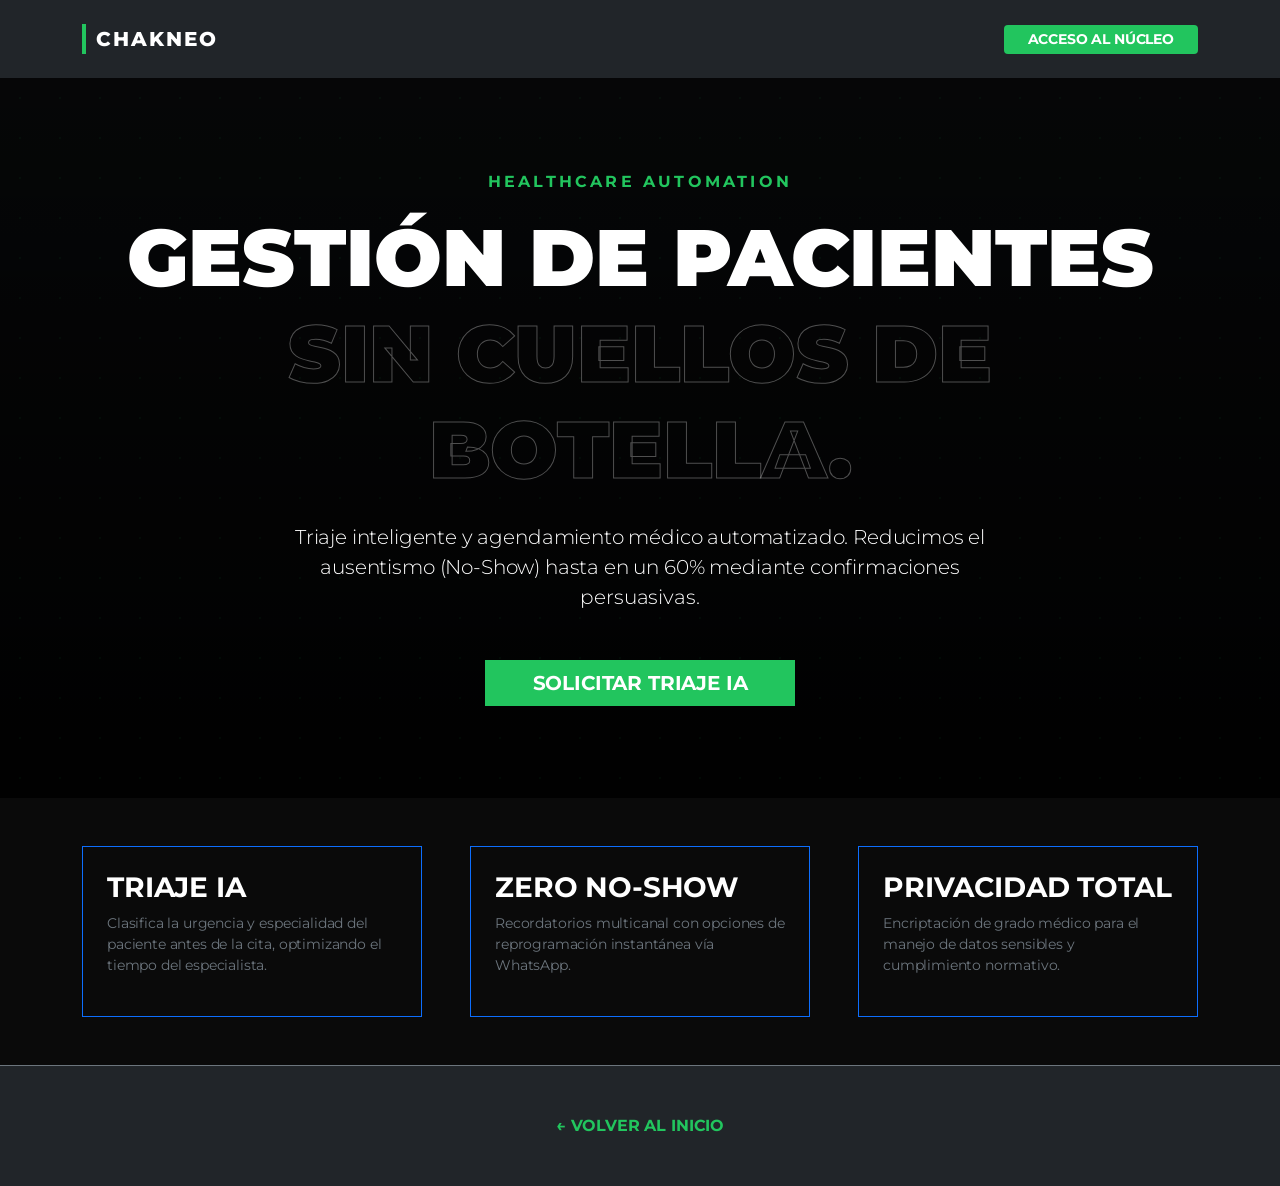
<file: clinica.html>
<!DOCTYPE html>
<html data-bs-theme="dark" lang="es" data-bss-forced-theme="dark">

<head>
    <meta charset="utf-8">
    <meta name="viewport" content="width=device-width, initial-scale=1.0, shrink-to-fit=no">
    <title>Salud de Élite | CHAKNEO IA</title>
    <link rel="stylesheet" href="assets/bootstrap/css/bootstrap.min.css">
    <link rel="stylesheet" href="https://fonts.googleapis.com/css2?family=Inter:wght@400;600;800&amp;display=swap">
    <link rel="stylesheet" href="https://fonts.googleapis.com/css2?family=Plus+Jakarta+Sans:wght@400;500;600&amp;display=swap">
    <link rel="stylesheet" href="https://fonts.googleapis.com/css2?family=JetBrains+Mono:wght@500;700&amp;display=swap">
    <link rel="stylesheet" href="https://fonts.googleapis.com/css2?family=Montserrat:wght@400;500;600;700;800;900&amp;display=swap">
    <link rel="stylesheet" href="https://fonts.googleapis.com/css2?family=Sora:wght@700;800&amp;display=swap">
    <link rel="stylesheet" href="assets/css/bss-overrides.css">
    <link rel="stylesheet" href="https://cdn.jsdelivr.net/npm/bootstrap-icons@1.11.3/font/bootstrap-icons.min.css">
    <link rel="stylesheet" href="assets/css/styles.css">
</head>

<body class="text-white bg-dark">
    <nav class="navbar navbar-expand-md sticky-top bg-dark py-4">
        <div class="container"><a class="navbar-brand fw-800 text-white logo-font" href="index.html"> CHAKNEO</a>
            <div class="ms-auto"><a class="btn btn-primary btn-sm fw-bold px-4" role="button" href="index.html#modalAgendar" data-bs-toggle="modal"> ACCESO AL NÚCLEO </a></div>
        </div>
    </nav>
    <header class="sector-hero hero-clinica">
        <div class="container text-center position-relative z-1"><span class="fw-bold text-primary d-block mb-3 tracking-widest">HEALTHCARE AUTOMATION</span>
            <h1 class="display-1 mb-4 fw-900">GESTIÓN DE PACIENTES <br><span class="text-outline">SIN CUELLOS DE BOTELLA.</span></h1>
            <p class="lead text-white mb-5 mx-auto max-w-700">Triaje inteligente y agendamiento médico automatizado. Reducimos el ausentismo (No-Show) hasta en un 60% mediante confirmaciones persuasivas.</p>
            <div class="d-flex justify-content-center gap-3"><a class="btn btn-primary btn-lg fw-bold rounded-0 px-5" role="button" href="index.html#modalAgendar" data-bs-toggle="modal">SOLICITAR TRIAJE IA</a></div>
        </div>
        <div class="bg-grid-pattern"></div>
    </header>
    <section class="py-5 bg-darker">
        <div class="container">
            <div class="row g-5">
                <div class="col-md-4">
                    <div class="border border-primary h-100 p-4">
                        <h3 class="fw-bold">Triaje IA</h3>
                        <p class="small text-secondary">Clasifica la urgencia y especialidad del paciente antes de la cita, optimizando el tiempo del especialista.</p>
                    </div>
                </div>
                <div class="col-md-4">
                    <div class="border border-primary h-100 p-4">
                        <h3 class="fw-bold">Zero No-Show</h3>
                        <p class="small text-secondary">Recordatorios multicanal con opciones de reprogramación instantánea vía WhatsApp.</p>
                    </div>
                </div>
                <div class="col-md-4">
                    <div class="border border-primary h-100 p-4">
                        <h3 class="fw-bold">Privacidad Total</h3>
                        <p class="small text-secondary">Encriptación de grado médico para el manejo de datos sensibles y cumplimiento normativo.</p>
                    </div>
                </div>
            </div>
        </div>
    </section>
    <footer class="text-center border-secondary py-5 border-top"><a class="fw-bold text-decoration-none text-primary" href="index.html">← VOLVER AL INICIO</a></footer>
    <script src="assets/bootstrap/js/bootstrap.min.js"></script>
</body>

</html>
</file>
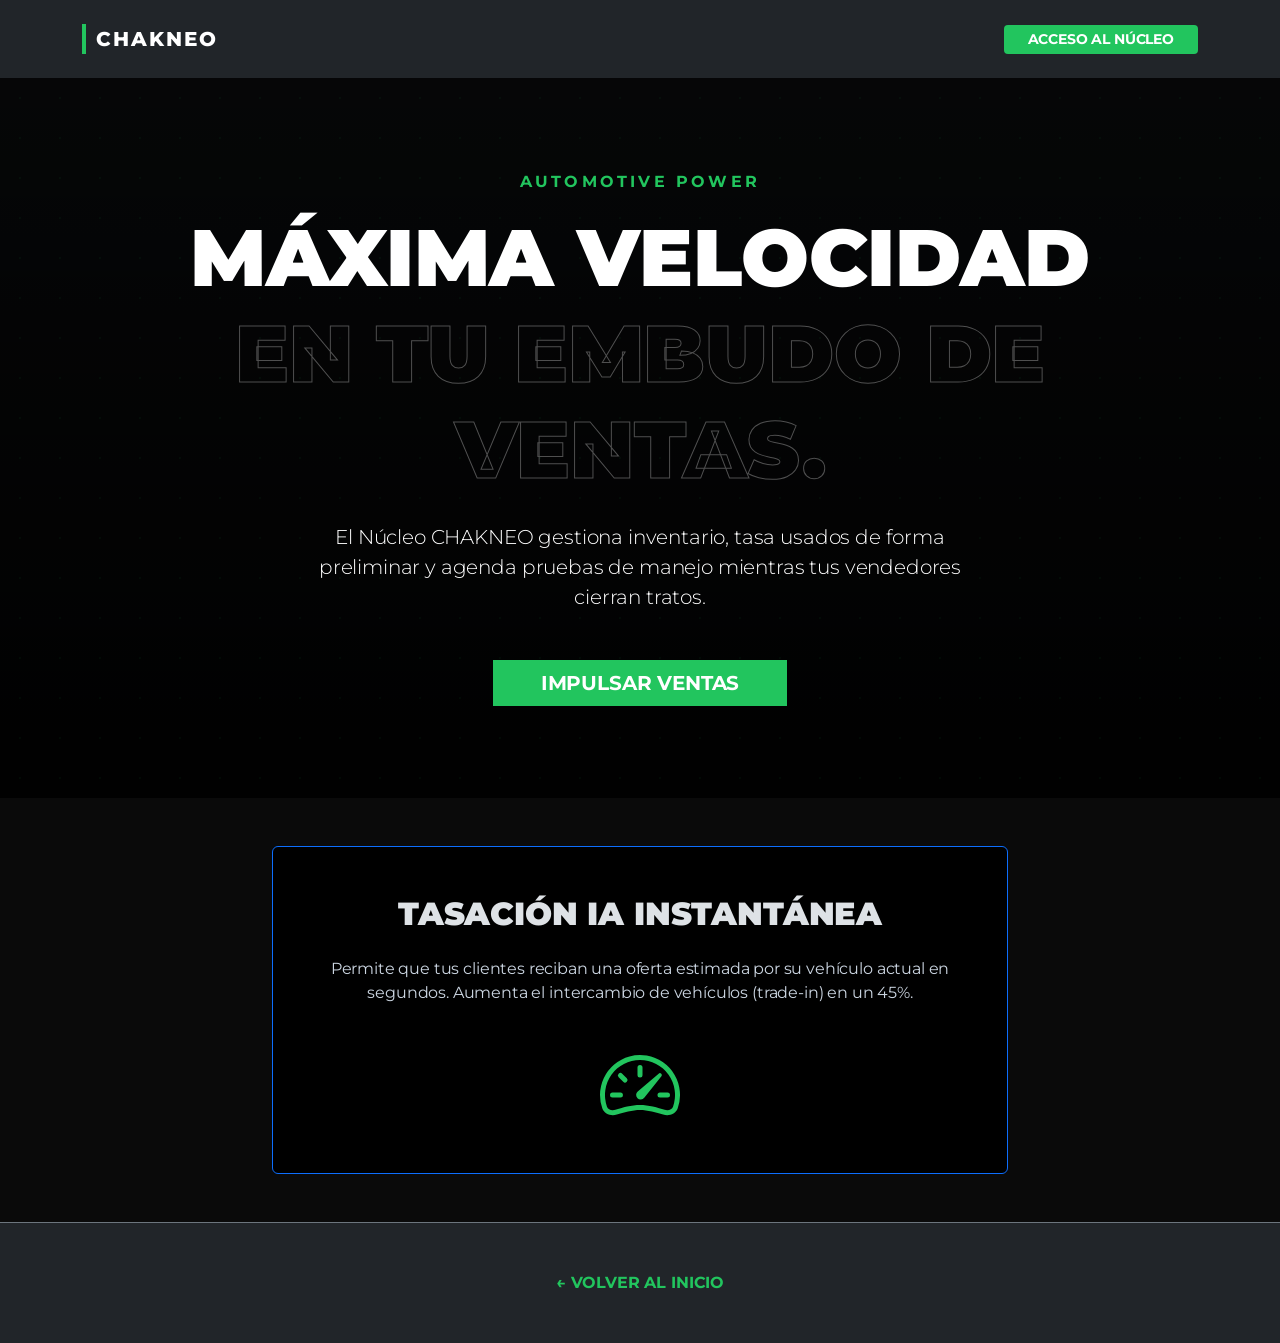
<file: concesionario.html>
<!DOCTYPE html>
<html data-bs-theme="dark" lang="es" data-bss-forced-theme="dark">

<head>
    <meta charset="utf-8">
    <meta name="viewport" content="width=device-width, initial-scale=1.0, shrink-to-fit=no">
    <title>Concesionario Elite | CHAKNEO IA</title>
    <link rel="stylesheet" href="assets/bootstrap/css/bootstrap.min.css">
    <link rel="stylesheet" href="https://fonts.googleapis.com/css2?family=Inter:wght@400;600;800&amp;display=swap">
    <link rel="stylesheet" href="https://fonts.googleapis.com/css2?family=Plus+Jakarta+Sans:wght@400;500;600&amp;display=swap">
    <link rel="stylesheet" href="https://fonts.googleapis.com/css2?family=JetBrains+Mono:wght@500;700&amp;display=swap">
    <link rel="stylesheet" href="https://fonts.googleapis.com/css2?family=Montserrat:wght@400;500;600;700;800;900&amp;display=swap">
    <link rel="stylesheet" href="https://fonts.googleapis.com/css2?family=Sora:wght@700;800&amp;display=swap">
    <link rel="stylesheet" href="assets/css/bss-overrides.css">
    <link rel="stylesheet" href="https://cdn.jsdelivr.net/npm/bootstrap-icons@1.11.3/font/bootstrap-icons.min.css">
    <link rel="stylesheet" href="assets/css/styles.css">
</head>

<body class="text-white bg-dark">
    <nav class="navbar navbar-expand-md sticky-top bg-dark py-4">
        <div class="container"><a class="navbar-brand fw-800 text-white logo-font" href="index.html"> CHAKNEO</a>
            <div class="ms-auto"><a class="btn btn-primary btn-sm fw-bold px-4" role="button" href="index.html#modalAgendar" data-bs-toggle="modal"> ACCESO AL NÚCLEO </a></div>
        </div>
    </nav>
    <header class="sector-hero hero-concesionario">
        <div class="container text-center position-relative z-1"><span class="fw-bold text-primary d-block mb-3 tracking-widest">AUTOMOTIVE POWER</span>
            <h1 class="display-1 mb-4 fw-900">MÁXIMA VELOCIDAD <br><span class="text-outline">EN TU EMBUDO DE VENTAS.</span></h1>
            <p class="lead text-white mb-5 mx-auto max-w-700">El Núcleo CHAKNEO gestiona inventario, tasa usados de forma preliminar y agenda pruebas de manejo mientras tus vendedores cierran tratos.</p>
            <div class="d-flex justify-content-center gap-3"><a class="btn btn-primary btn-lg fw-bold rounded-0 px-5" role="button" href="index.html#modalAgendar" data-bs-toggle="modal">IMPULSAR VENTAS</a></div>
        </div>
        <div class="bg-grid-pattern"></div>
    </header>
    <section class="text-center py-5 bg-darker">
        <div class="container">
            <div class="row justify-content-center">
                <div class="col-lg-8">
                    <div class="card bg-black border-primary p-5">
                        <h2 class="mb-4 fw-900">TASACIÓN IA INSTANTÁNEA</h2>
                        <p class="text-light-emphasis">Permite que tus clientes reciban una oferta estimada por su vehículo actual en segundos. Aumenta el intercambio de vehículos (trade-in) en un 45%.</p>
                        <div class="mt-4"><svg class="bi bi-speedometer2 text-primary display-1" xmlns="http://www.w3.org/2000/svg" width="1em" height="1em" fill="currentColor" viewBox="0 0 16 16">
                                <path d="M8 4a.5.5 0 0 1 .5.5V6a.5.5 0 0 1-1 0V4.5A.5.5 0 0 1 8 4M3.732 5.732a.5.5 0 0 1 .707 0l.915.914a.5.5 0 1 1-.708.708l-.914-.915a.5.5 0 0 1 0-.707M2 10a.5.5 0 0 1 .5-.5h1.586a.5.5 0 0 1 0 1H2.5A.5.5 0 0 1 2 10m9.5 0a.5.5 0 0 1 .5-.5h1.5a.5.5 0 0 1 0 1H12a.5.5 0 0 1-.5-.5m.754-4.246a.39.39 0 0 0-.527-.02L7.547 9.31a.91.91 0 1 0 1.302 1.258l3.434-4.297a.39.39 0 0 0-.029-.518z"></path>
                                <path fill-rule="evenodd" d="M0 10a8 8 0 1 1 15.547 2.661c-.442 1.253-1.845 1.602-2.932 1.25C11.309 13.488 9.475 13 8 13c-1.474 0-3.31.488-4.615.911-1.087.352-2.49.003-2.932-1.25A8 8 0 0 1 0 10m8-7a7 7 0 0 0-6.603 9.329c.203.575.923.876 1.68.63C4.397 12.533 6.358 12 8 12s3.604.532 4.923.96c.757.245 1.477-.056 1.68-.631A7 7 0 0 0 8 3"></path>
                            </svg></div>
                    </div>
                </div>
            </div>
        </div>
    </section>
    <footer class="text-center border-secondary py-5 border-top"><a class="fw-bold text-decoration-none text-primary" href="index.html">← VOLVER AL INICIO</a></footer>
    <script src="assets/bootstrap/js/bootstrap.min.js"></script>
</body>

</html>
</file>
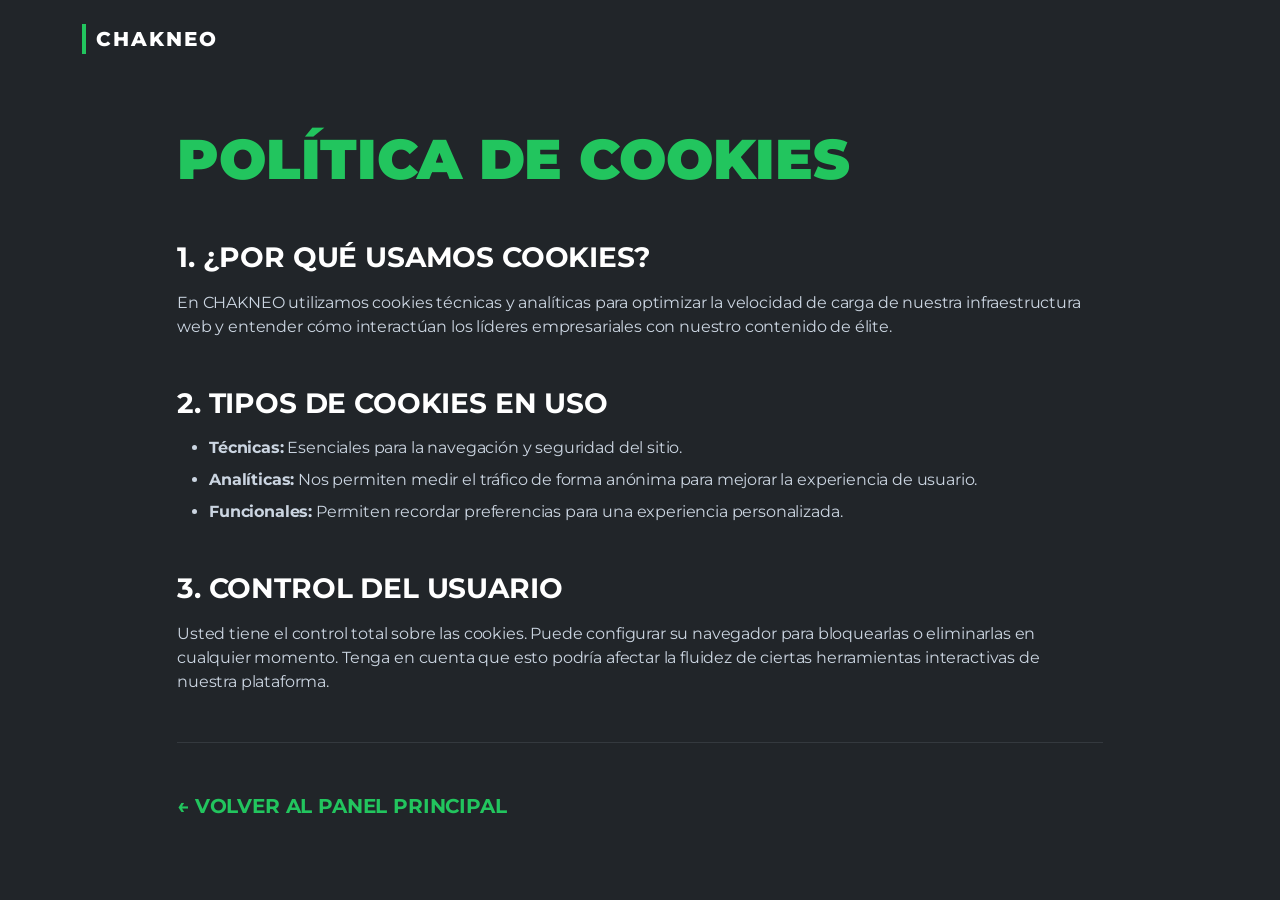
<file: cookies.html>
<!DOCTYPE html>
<html data-bs-theme="dark" lang="es" data-bss-forced-theme="dark">

<head>
    <meta charset="utf-8">
    <meta name="viewport" content="width=device-width, initial-scale=1.0, shrink-to-fit=no">
    <title>Política de Cookies | CHAKNEO Elite IA</title>
    <link rel="stylesheet" href="assets/bootstrap/css/bootstrap.min.css">
    <link rel="stylesheet" href="https://fonts.googleapis.com/css2?family=Inter:wght@400;600;800&amp;display=swap">
    <link rel="stylesheet" href="https://fonts.googleapis.com/css2?family=Plus+Jakarta+Sans:wght@400;500;600&amp;display=swap">
    <link rel="stylesheet" href="https://fonts.googleapis.com/css2?family=JetBrains+Mono:wght@500;700&amp;display=swap">
    <link rel="stylesheet" href="https://fonts.googleapis.com/css2?family=Montserrat:wght@400;500;600;700;800;900&amp;display=swap">
    <link rel="stylesheet" href="https://fonts.googleapis.com/css2?family=Sora:wght@700;800&amp;display=swap">
    <link rel="stylesheet" href="assets/css/bss-overrides.css">
    <link rel="stylesheet" href="https://cdn.jsdelivr.net/npm/bootstrap-icons@1.11.3/font/bootstrap-icons.min.css">
    <link rel="stylesheet" href="assets/css/styles.css">
</head>

<body class="text-white bg-dark">
    <nav class="navbar py-4">
        <div class="container"><a class="navbar-brand fw-800 text-white logo-font" href="index.html">CHAKNEO</a></div>
    </nav>
    <main class="py-5">
        <div class="container">
            <div class="row justify-content-center">
                <div class="col-lg-10">
                    <h1 class="display-4 text-primary mb-5 fw-900">POLÍTICA DE COOKIES</h1>
                    <div class="legal-content">
                        <section class="mb-5">
                            <h3 class="fw-bold text-white mb-3">1. ¿POR QUÉ USAMOS COOKIES?</h3>
                            <p class="text-light-emphasis">En CHAKNEO utilizamos cookies técnicas y analíticas para optimizar la velocidad de carga de nuestra infraestructura web y entender cómo interactúan los líderes empresariales con nuestro contenido de élite.</p>
                        </section>
                        <section class="mb-5">
                            <h3 class="fw-bold text-white mb-3">2. TIPOS DE COOKIES EN USO</h3>
                            <ul class="text-light-emphasis">
                                <li class="mb-2"><strong>Técnicas:</strong> Esenciales para la navegación y seguridad del sitio.</li>
                                <li class="mb-2"><strong>Analíticas:</strong> Nos permiten medir el tráfico de forma anónima para mejorar la experiencia de usuario.</li>
                                <li class="mb-2"><strong>Funcionales:</strong> Permiten recordar preferencias para una experiencia personalizada.</li>
                            </ul>
                        </section>
                        <section class="mb-5">
                            <h3 class="fw-bold text-white mb-3">3. CONTROL DEL USUARIO</h3>
                            <p class="text-light-emphasis">Usted tiene el control total sobre las cookies. Puede configurar su navegador para bloquearlas o eliminarlas en cualquier momento. Tenga en cuenta que esto podría afectar la fluidez de ciertas herramientas interactivas de nuestra plataforma.</p>
                        </section>
                    </div>
                    <hr class="my-5 border-secondary"><a class="fs-5 fw-bold text-decoration-none text-primary" href="index.html">← VOLVER AL PANEL PRINCIPAL</a>
                </div>
            </div>
        </div>
    </main>
    <script src="assets/bootstrap/js/bootstrap.min.js"></script>
</body>

</html>
</file>
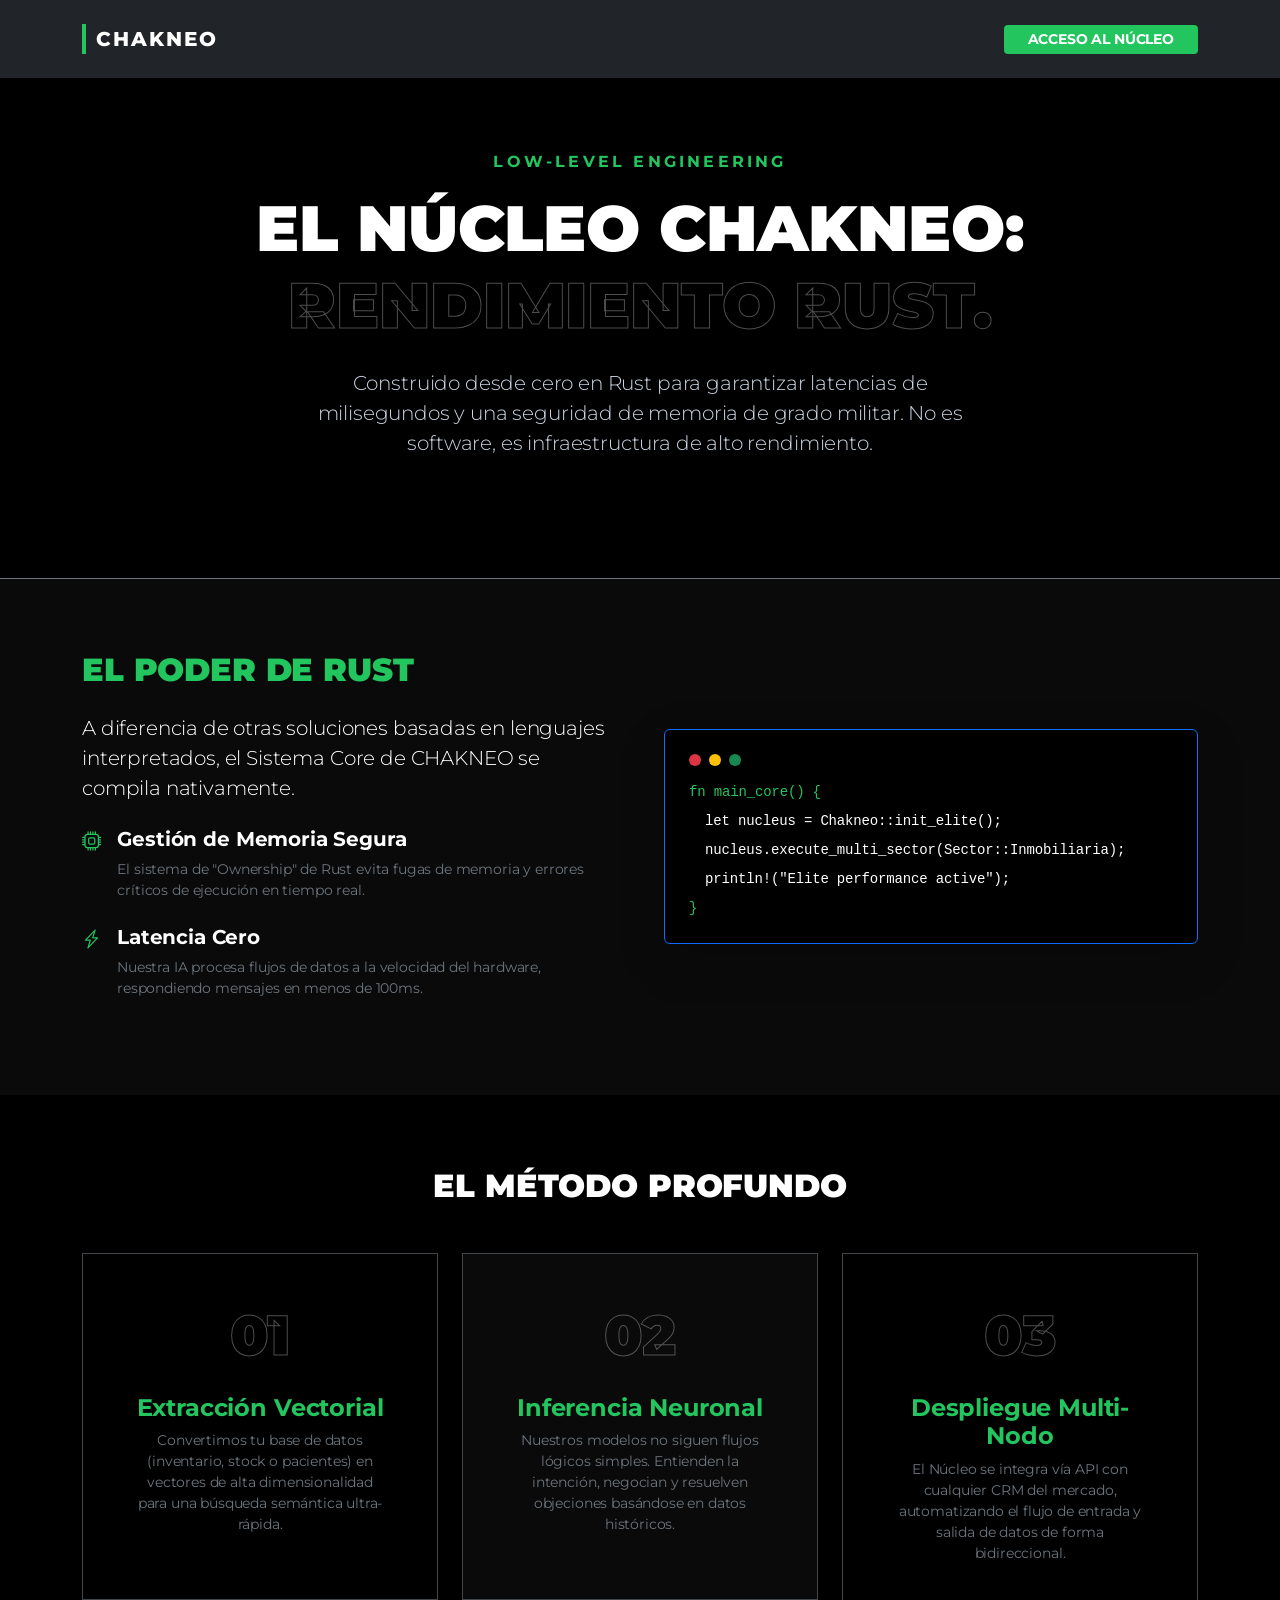
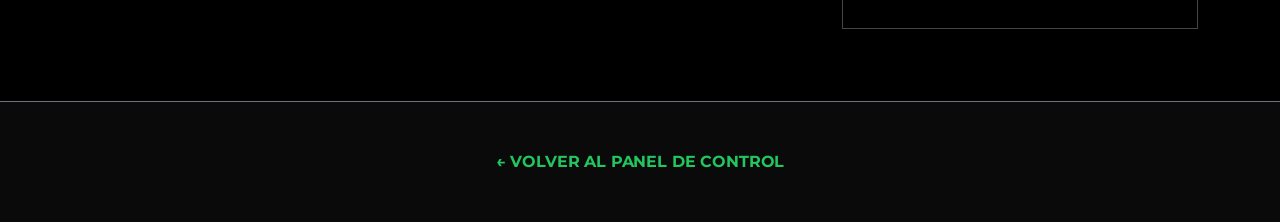
<file: core.html>
<!DOCTYPE html>
<html data-bs-theme="dark" lang="es" data-bss-forced-theme="dark">

<head>
    <meta charset="utf-8">
    <meta name="viewport" content="width=device-width, initial-scale=1.0, shrink-to-fit=no">
    <title>SISTEMA CORE | CHAKNEO IA - RUST PERFORMANCE</title>
    <link rel="stylesheet" href="assets/bootstrap/css/bootstrap.min.css">
    <link rel="stylesheet" href="https://fonts.googleapis.com/css2?family=Inter:wght@400;600;800&amp;display=swap">
    <link rel="stylesheet" href="https://fonts.googleapis.com/css2?family=Plus+Jakarta+Sans:wght@400;500;600&amp;display=swap">
    <link rel="stylesheet" href="https://fonts.googleapis.com/css2?family=JetBrains+Mono:wght@500;700&amp;display=swap">
    <link rel="stylesheet" href="https://fonts.googleapis.com/css2?family=Montserrat:wght@400;500;600;700;800;900&amp;display=swap">
    <link rel="stylesheet" href="https://fonts.googleapis.com/css2?family=Sora:wght@700;800&amp;display=swap">
    <link rel="stylesheet" href="assets/css/bss-overrides.css">
    <link rel="stylesheet" href="https://cdn.jsdelivr.net/npm/bootstrap-icons@1.11.3/font/bootstrap-icons.min.css">
    <link rel="stylesheet" href="assets/css/styles.css">
</head>

<body class="text-white bg-dark">
    <nav class="navbar navbar-expand-md sticky-top bg-dark py-4">
        <div class="container"><a class="navbar-brand fw-800 text-white logo-font" href="index.html"> CHAKNEO</a>
            <div class="ms-auto"><a class="btn btn-primary btn-sm fw-bold px-4" role="button" href="index.html#modalAgendar" data-bs-toggle="modal"> ACCESO AL NÚCLEO </a></div>
        </div>
    </nav>
    <header class="bg-black position-relative overflow-hidden py-6">
        <div class="container text-center position-relative z-1"><span class="fw-bold text-primary d-block mb-3 tracking-widest">LOW-LEVEL ENGINEERING</span>
            <h1 class="display-3 mb-4 fw-900">EL NÚCLEO CHAKNEO:<br><span class="text-outline">RENDIMIENTO RUST.</span></h1>
            <p class="lead text-light-emphasis mb-5 mx-auto max-w-700">Construido desde cero en Rust para garantizar latencias de milisegundos y una seguridad de memoria de grado militar. No es software, es infraestructura de alto rendimiento.</p>
        </div>
        <div class="bg-grid-pattern opacity-25"></div>
    </header>
    <section class="border-secondary py-6 bg-darker border-top">
        <div class="container">
            <div class="row align-items-center g-5">
                <div class="col-lg-6">
                    <h2 class="text-primary mb-4 fw-900">EL PODER DE RUST</h2>
                    <p class="lead text-white mb-4">A diferencia de otras soluciones basadas en lenguajes interpretados, el Sistema Core de CHAKNEO se compila nativamente.</p>
                    <ul class="list-unstyled">
                        <li class="d-flex align-items-start gap-3 mb-4"><svg class="bi bi-cpu fs-3 text-primary" xmlns="http://www.w3.org/2000/svg" width="1em" height="1em" fill="currentColor" viewBox="0 0 16 16">
                                <path d="M5 0a.5.5 0 0 1 .5.5V2h1V.5a.5.5 0 0 1 1 0V2h1V.5a.5.5 0 0 1 1 0V2h1V.5a.5.5 0 0 1 1 0V2A2.5 2.5 0 0 1 14 4.5h1.5a.5.5 0 0 1 0 1H14v1h1.5a.5.5 0 0 1 0 1H14v1h1.5a.5.5 0 0 1 0 1H14v1h1.5a.5.5 0 0 1 0 1H14a2.5 2.5 0 0 1-2.5 2.5v1.5a.5.5 0 0 1-1 0V14h-1v1.5a.5.5 0 0 1-1 0V14h-1v1.5a.5.5 0 0 1-1 0V14h-1v1.5a.5.5 0 0 1-1 0V14A2.5 2.5 0 0 1 2 11.5H.5a.5.5 0 0 1 0-1H2v-1H.5a.5.5 0 0 1 0-1H2v-1H.5a.5.5 0 0 1 0-1H2v-1H.5a.5.5 0 0 1 0-1H2A2.5 2.5 0 0 1 4.5 2V.5A.5.5 0 0 1 5 0m-.5 3A1.5 1.5 0 0 0 3 4.5v7A1.5 1.5 0 0 0 4.5 13h7a1.5 1.5 0 0 0 1.5-1.5v-7A1.5 1.5 0 0 0 11.5 3zM5 6.5A1.5 1.5 0 0 1 6.5 5h3A1.5 1.5 0 0 1 11 6.5v3A1.5 1.5 0 0 1 9.5 11h-3A1.5 1.5 0 0 1 5 9.5zM6.5 6a.5.5 0 0 0-.5.5v3a.5.5 0 0 0 .5.5h3a.5.5 0 0 0 .5-.5v-3a.5.5 0 0 0-.5-.5z"></path>
                            </svg>
                            <div>
                                <h5 class="fw-bold">Gestión de Memoria Segura</h5>
                                <p class="small text-secondary m-0">El sistema de "Ownership" de Rust evita fugas de memoria y errores críticos de ejecución en tiempo real.</p>
                            </div>
                        </li>
                        <li class="d-flex align-items-start gap-3 mb-4"><svg class="bi bi-lightning-charge fs-3 text-primary" xmlns="http://www.w3.org/2000/svg" width="1em" height="1em" fill="currentColor" viewBox="0 0 16 16">
                                <path d="M11.251.068a.5.5 0 0 1 .227.58L9.677 6.5H13a.5.5 0 0 1 .364.843l-8 8.5a.5.5 0 0 1-.842-.49L6.323 9.5H3a.5.5 0 0 1-.364-.843l8-8.5a.5.5 0 0 1 .615-.09zM4.157 8.5H7a.5.5 0 0 1 .478.647L6.11 13.59l5.732-6.09H9a.5.5 0 0 1-.478-.647L9.89 2.41z"></path>
                            </svg>
                            <div>
                                <h5 class="fw-bold">Latencia Cero</h5>
                                <p class="small text-secondary m-0">Nuestra IA procesa flujos de datos a la velocidad del hardware, respondiendo mensajes en menos de 100ms.</p>
                            </div>
                        </li>
                    </ul>
                </div>
                <div class="col-lg-6">
                    <div class="card bg-black border-primary border shadow-lg p-4">
                        <div class="d-flex gap-2 mb-3">
                            <div class="bg-danger rounded-circle" style="width:12px;height:12px;"></div>
                            <div class="bg-warning rounded-circle" style="width:12px;height:12px;"></div>
                            <div class="bg-success rounded-circle" style="width:12px;height:12px;"></div>
                        </div><code class="text-primary d-block mb-2">fn main_core() {</code><code class="text-white d-block ps-3 mb-2">let nucleus = Chakneo::init_elite();</code><code class="text-white d-block ps-3 mb-2">nucleus.execute_multi_sector(Sector::Inmobiliaria);</code><code class="text-white d-block ps-3 mb-2">println!("Elite performance active");</code><code class="text-primary d-block">}</code>
                    </div>
                </div>
            </div>
        </div>
    </section>
    <section class="bg-black py-6">
        <div class="container text-center">
            <h2 class="mb-5 fw-900">EL MÉTODO PROFUNDO</h2>
            <div class="row g-4">
                <div class="col-md-4">
                    <div class="border border-secondary-subtle p-5">
                        <h1 class="display-4 mb-4 fw-900 text-outline">01</h1>
                        <h4 class="fw-bold text-primary">Extracción Vectorial</h4>
                        <p class="small text-secondary">Convertimos tu base de datos (inventario, stock o pacientes) en vectores de alta dimensionalidad para una búsqueda semántica ultra-rápida.</p>
                    </div>
                </div>
                <div class="col-md-4">
                    <div class="border border-secondary-subtle p-5 bg-darker">
                        <h1 class="display-4 mb-4 fw-900 text-outline">02</h1>
                        <h4 class="fw-bold text-primary">Inferencia Neuronal</h4>
                        <p class="small text-secondary">Nuestros modelos no siguen flujos lógicos simples. Entienden la intención, negocian y resuelven objeciones basándose en datos históricos.</p>
                    </div>
                </div>
                <div class="col-md-4">
                    <div class="border border-secondary-subtle p-5">
                        <h1 class="display-4 mb-4 fw-900 text-outline">03</h1>
                        <h4 class="fw-bold text-primary">Despliegue Multi-Nodo</h4>
                        <p class="small text-secondary">El Núcleo se integra vía API con cualquier CRM del mercado, automatizando el flujo de entrada y salida de datos de forma bidireccional.</p>
                    </div>
                </div>
            </div>
        </div>
    </section>
    <footer class="text-center border-secondary py-5 border-top bg-darker"><a class="fw-bold text-decoration-none text-primary" href="index.html">← VOLVER AL PANEL DE CONTROL</a></footer>
    <script src="assets/bootstrap/js/bootstrap.min.js"></script>
</body>

</html>
</file>
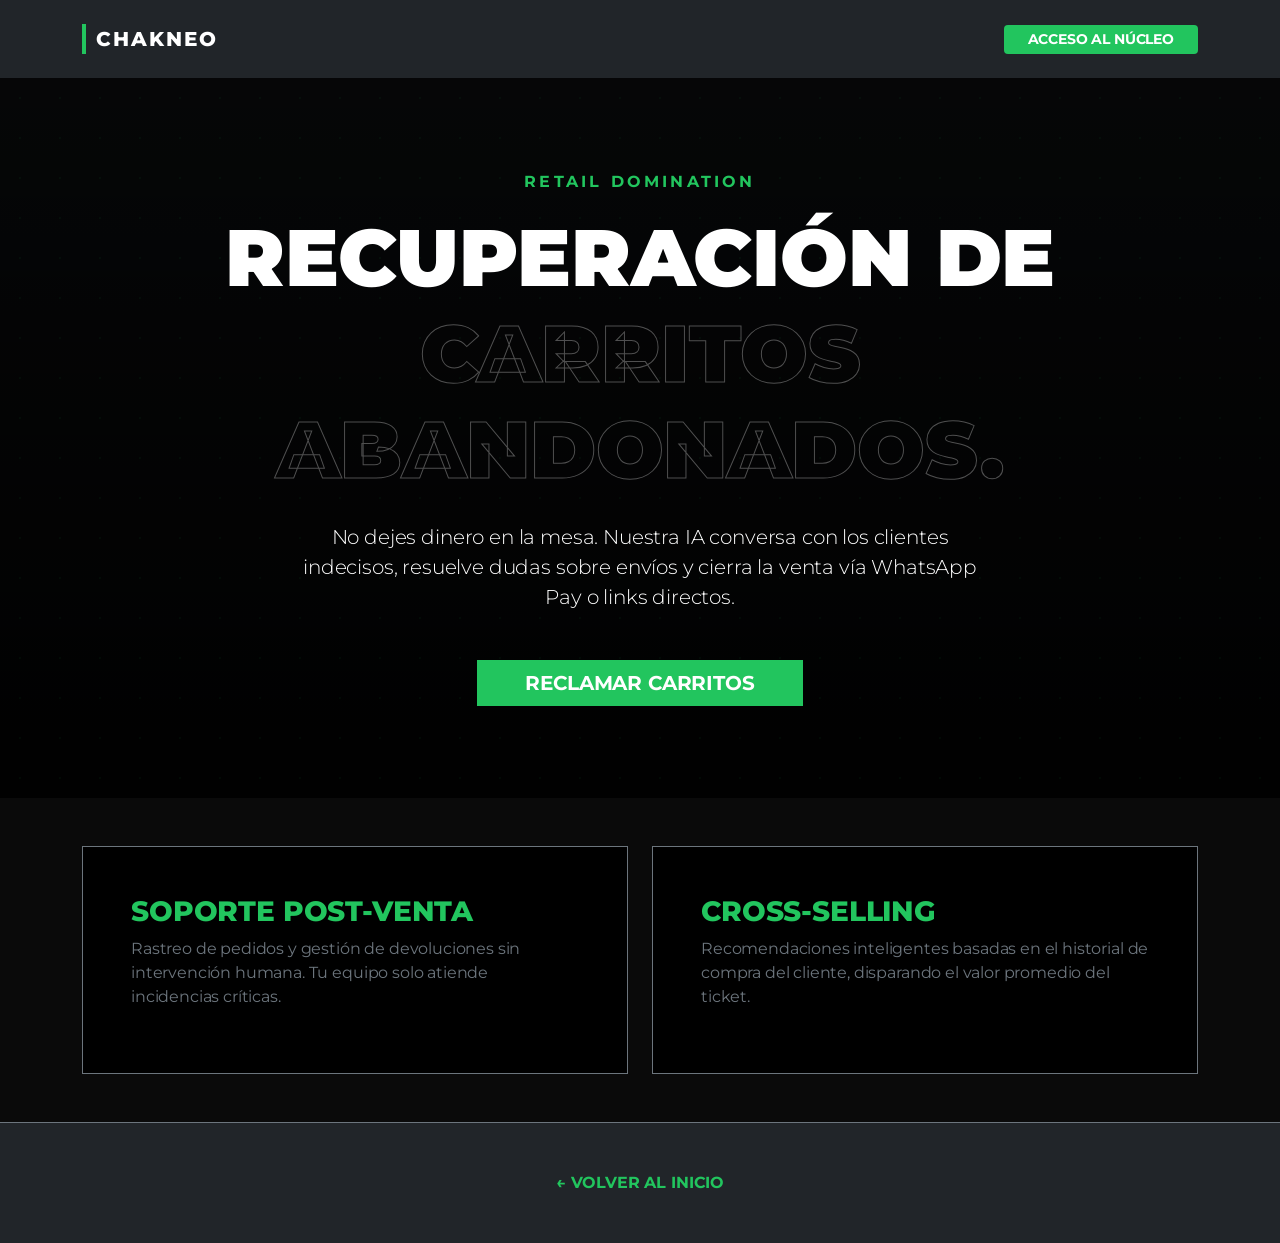
<file: ecommerce.html>
<!DOCTYPE html>
<html data-bs-theme="dark" lang="es" data-bss-forced-theme="dark">

<head>
    <meta charset="utf-8">
    <meta name="viewport" content="width=device-width, initial-scale=1.0, shrink-to-fit=no">
    <title>E-commerce Elite | CHAKNEO IA</title>
    <link rel="stylesheet" href="assets/bootstrap/css/bootstrap.min.css">
    <link rel="stylesheet" href="https://fonts.googleapis.com/css2?family=Inter:wght@400;600;800&amp;display=swap">
    <link rel="stylesheet" href="https://fonts.googleapis.com/css2?family=Plus+Jakarta+Sans:wght@400;500;600&amp;display=swap">
    <link rel="stylesheet" href="https://fonts.googleapis.com/css2?family=JetBrains+Mono:wght@500;700&amp;display=swap">
    <link rel="stylesheet" href="https://fonts.googleapis.com/css2?family=Montserrat:wght@400;500;600;700;800;900&amp;display=swap">
    <link rel="stylesheet" href="https://fonts.googleapis.com/css2?family=Sora:wght@700;800&amp;display=swap">
    <link rel="stylesheet" href="assets/css/bss-overrides.css">
    <link rel="stylesheet" href="https://cdn.jsdelivr.net/npm/bootstrap-icons@1.11.3/font/bootstrap-icons.min.css">
    <link rel="stylesheet" href="assets/css/styles.css">
</head>

<body class="text-white bg-dark">
    <nav class="navbar navbar-expand-md sticky-top bg-dark py-4">
        <div class="container"><a class="navbar-brand fw-800 text-white logo-font" href="index.html"> CHAKNEO</a>
            <div class="ms-auto"><a class="btn btn-primary btn-sm fw-bold px-4" role="button" href="index.html#modalAgendar" data-bs-toggle="modal"> ACCESO AL NÚCLEO </a></div>
        </div>
    </nav>
    <header class="sector-hero hero-ecommerce">
        <div class="container text-center position-relative z-1"><span class="fw-bold text-primary d-block mb-3 tracking-widest">RETAIL DOMINATION</span>
            <h1 class="display-1 mb-4 fw-900">RECUPERACIÓN DE <br><span class="text-outline">CARRITOS ABANDONADOS.</span></h1>
            <p class="lead text-white mb-5 mx-auto max-w-700">No dejes dinero en la mesa. Nuestra IA conversa con los clientes indecisos, resuelve dudas sobre envíos y cierra la venta vía WhatsApp Pay o links directos.</p>
            <div class="d-flex justify-content-center gap-3"><a class="btn btn-primary btn-lg fw-bold rounded-0 px-5" role="button" href="index.html#modalAgendar" data-bs-toggle="modal">RECLAMAR CARRITOS</a></div>
        </div>
        <div class="bg-grid-pattern"></div>
    </header>
    <section class="py-5 bg-darker">
        <div class="container">
            <div class="row g-4">
                <div class="col-md-6">
                    <div class="bg-black border rounded-0 border-secondary p-5">
                        <h3 class="text-primary fw-800">SOPORTE POST-VENTA</h3>
                        <p class="text-secondary">Rastreo de pedidos y gestión de devoluciones sin intervención humana. Tu equipo solo atiende incidencias críticas.</p>
                    </div>
                </div>
                <div class="col-md-6">
                    <div class="bg-black border rounded-0 border-secondary p-5">
                        <h3 class="text-primary fw-800">CROSS-SELLING</h3>
                        <p class="text-secondary">Recomendaciones inteligentes basadas en el historial de compra del cliente, disparando el valor promedio del ticket.</p>
                    </div>
                </div>
            </div>
        </div>
    </section>
    <footer class="text-center border-secondary py-5 border-top"><a class="fw-bold text-decoration-none text-primary" href="index.html">← VOLVER AL INICIO</a></footer>
    <script src="assets/bootstrap/js/bootstrap.min.js"></script>
</body>

</html>
</file>
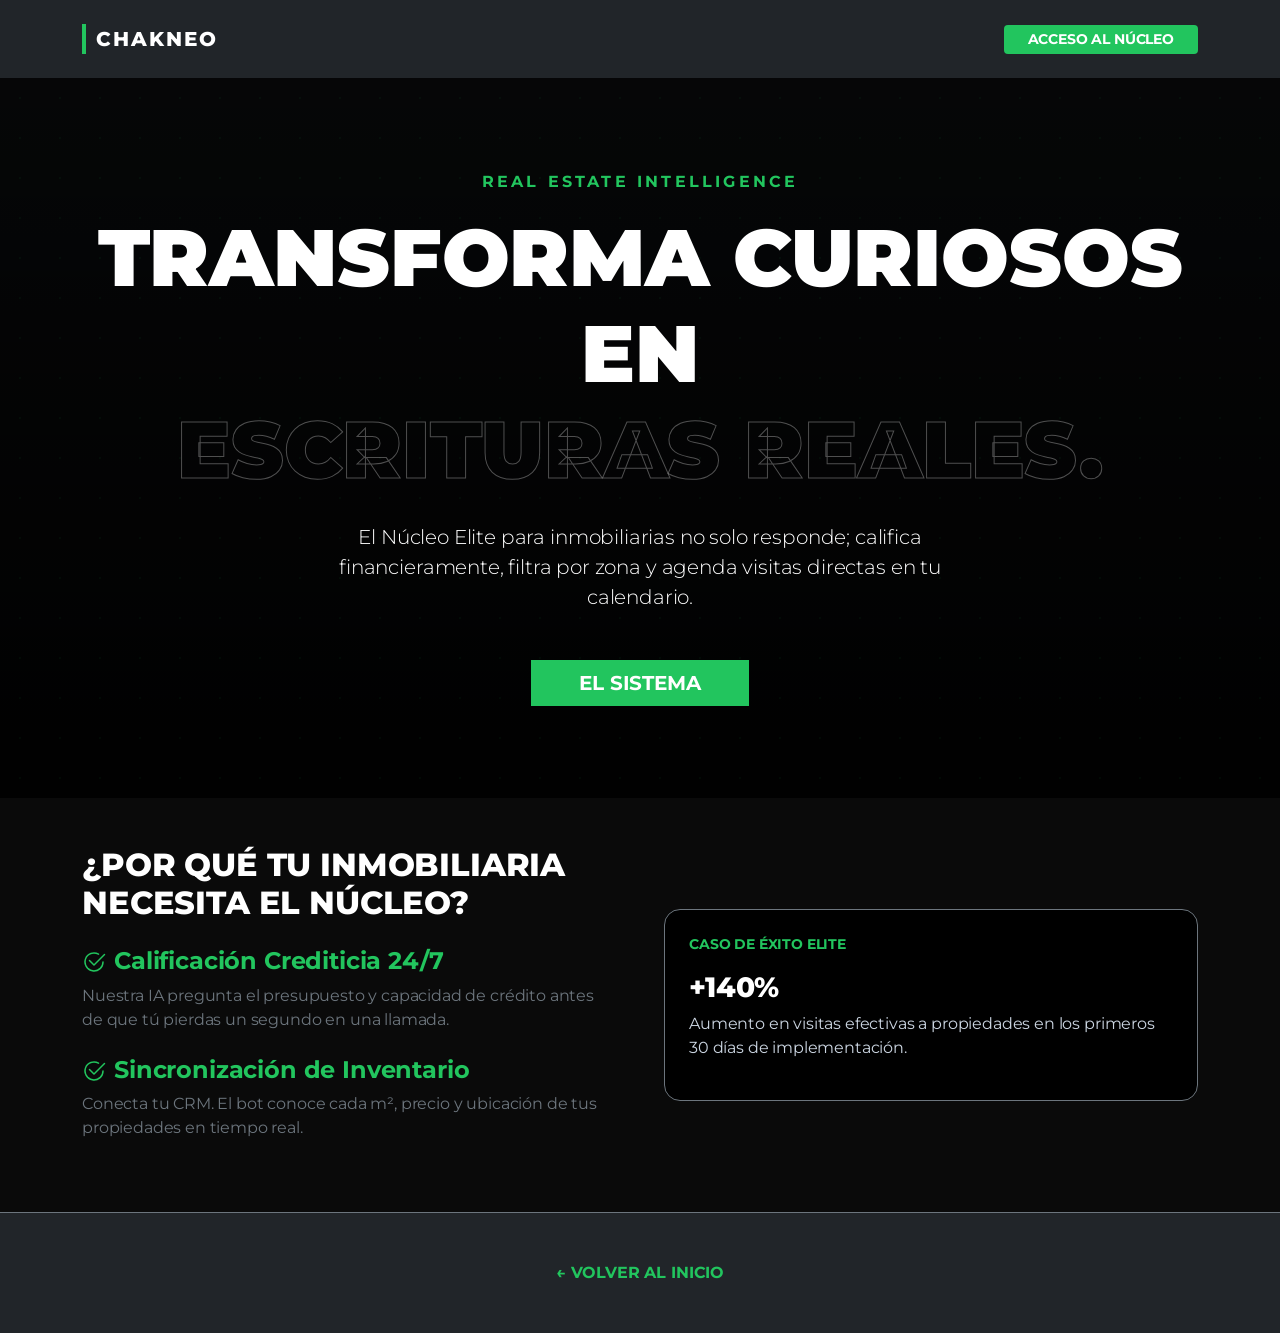
<file: inmobiliaria.html>
<!DOCTYPE html>
<html data-bs-theme="dark" lang="es" data-bss-forced-theme="dark">

<head>
    <meta charset="utf-8">
    <meta name="viewport" content="width=device-width, initial-scale=1.0, shrink-to-fit=no">
    <title>Inmobiliaria Elite | CHAKNEO IA</title>
    <link rel="stylesheet" href="assets/bootstrap/css/bootstrap.min.css">
    <link rel="stylesheet" href="https://fonts.googleapis.com/css2?family=Inter:wght@400;600;800&amp;display=swap">
    <link rel="stylesheet" href="https://fonts.googleapis.com/css2?family=Plus+Jakarta+Sans:wght@400;500;600&amp;display=swap">
    <link rel="stylesheet" href="https://fonts.googleapis.com/css2?family=JetBrains+Mono:wght@500;700&amp;display=swap">
    <link rel="stylesheet" href="https://fonts.googleapis.com/css2?family=Montserrat:wght@400;500;600;700;800;900&amp;display=swap">
    <link rel="stylesheet" href="https://fonts.googleapis.com/css2?family=Sora:wght@700;800&amp;display=swap">
    <link rel="stylesheet" href="assets/css/bss-overrides.css">
    <link rel="stylesheet" href="https://cdn.jsdelivr.net/npm/bootstrap-icons@1.11.3/font/bootstrap-icons.min.css">
    <link rel="stylesheet" href="assets/css/styles.css">
</head>

<body class="text-white bg-dark">
    <nav class="navbar navbar-expand-md sticky-top bg-dark py-4">
        <div class="container"><a class="navbar-brand fw-800 text-white logo-font" href="index.html"> CHAKNEO</a>
            <div class="ms-auto"><a class="btn btn-primary btn-sm fw-bold px-4" role="button" href="index.html#modalAgendar" data-bs-toggle="modal"> ACCESO AL NÚCLEO </a></div>
        </div>
    </nav>
    <header class="sector-hero hero-inmo">
        <div class="container text-center position-relative z-1"><span class="fw-bold text-primary d-block mb-3 tracking-widest">REAL ESTATE INTELLIGENCE</span>
            <h1 class="display-1 mb-4 fw-900">TRANSFORMA CURIOSOS EN <br><span class="text-outline">ESCRITURAS REALES.</span></h1>
            <p class="lead text-white mb-5 mx-auto max-w-700">El Núcleo Elite para inmobiliarias no solo responde; califica financieramente, filtra por zona y agenda visitas directas en tu calendario.</p>
            <div class="d-flex justify-content-center gap-3"><a class="btn btn-primary btn-lg fw-bold rounded-0 px-5" role="button" href="#metodo">EL SISTEMA</a></div>
        </div>
        <div class="bg-grid-pattern"></div>
    </header>
    <section class="py-5 bg-darker">
        <div class="container">
            <div class="row align-items-center g-5">
                <div class="col-lg-6">
                    <h2 class="mb-4 fw-800">¿POR QUÉ TU INMOBILIARIA NECESITA EL NÚCLEO?</h2>
                    <div class="mb-4">
                        <h4 class="fw-bold text-primary"><svg class="bi bi-check2-circle me-2" xmlns="http://www.w3.org/2000/svg" width="1em" height="1em" fill="currentColor" viewBox="0 0 16 16">
                                <path d="M2.5 8a5.5 5.5 0 0 1 8.25-4.764.5.5 0 0 0 .5-.866A6.5 6.5 0 1 0 14.5 8a.5.5 0 0 0-1 0 5.5 5.5 0 1 1-11 0"></path>
                                <path d="M15.354 3.354a.5.5 0 0 0-.708-.708L8 9.293 5.354 6.646a.5.5 0 1 0-.708.708l3 3a.5.5 0 0 0 .708 0z"></path>
                            </svg>Calificación Crediticia 24/7 </h4>
                        <p class="text-secondary">Nuestra IA pregunta el presupuesto y capacidad de crédito antes de que tú pierdas un segundo en una llamada.</p>
                    </div>
                    <div class="mb-4">
                        <h4 class="fw-bold text-primary"><svg class="bi bi-check2-circle me-2" xmlns="http://www.w3.org/2000/svg" width="1em" height="1em" fill="currentColor" viewBox="0 0 16 16">
                                <path d="M2.5 8a5.5 5.5 0 0 1 8.25-4.764.5.5 0 0 0 .5-.866A6.5 6.5 0 1 0 14.5 8a.5.5 0 0 0-1 0 5.5 5.5 0 1 1-11 0"></path>
                                <path d="M15.354 3.354a.5.5 0 0 0-.708-.708L8 9.293 5.354 6.646a.5.5 0 1 0-.708.708l3 3a.5.5 0 0 0 .708 0z"></path>
                            </svg>Sincronización de Inventario </h4>
                        <p class="text-secondary">Conecta tu CRM. El bot conoce cada m², precio y ubicación de tus propiedades en tiempo real.</p>
                    </div>
                </div>
                <div class="col-lg-6">
                    <div class="bg-black border rounded-4 border-secondary p-4">
                        <p class="small fw-bold text-primary">CASO DE ÉXITO ELITE</p>
                        <h3 class="fw-800">+140%</h3>
                        <p class="text-light-emphasis">Aumento en visitas efectivas a propiedades en los primeros 30 días de implementación.</p>
                    </div>
                </div>
            </div>
        </div>
    </section>
    <footer class="text-center border-secondary py-5 border-top"><a class="fw-bold text-decoration-none text-primary" href="index.html">← VOLVER AL INICIO</a></footer>
    <script src="assets/bootstrap/js/bootstrap.min.js"></script>
</body>

</html>
</file>
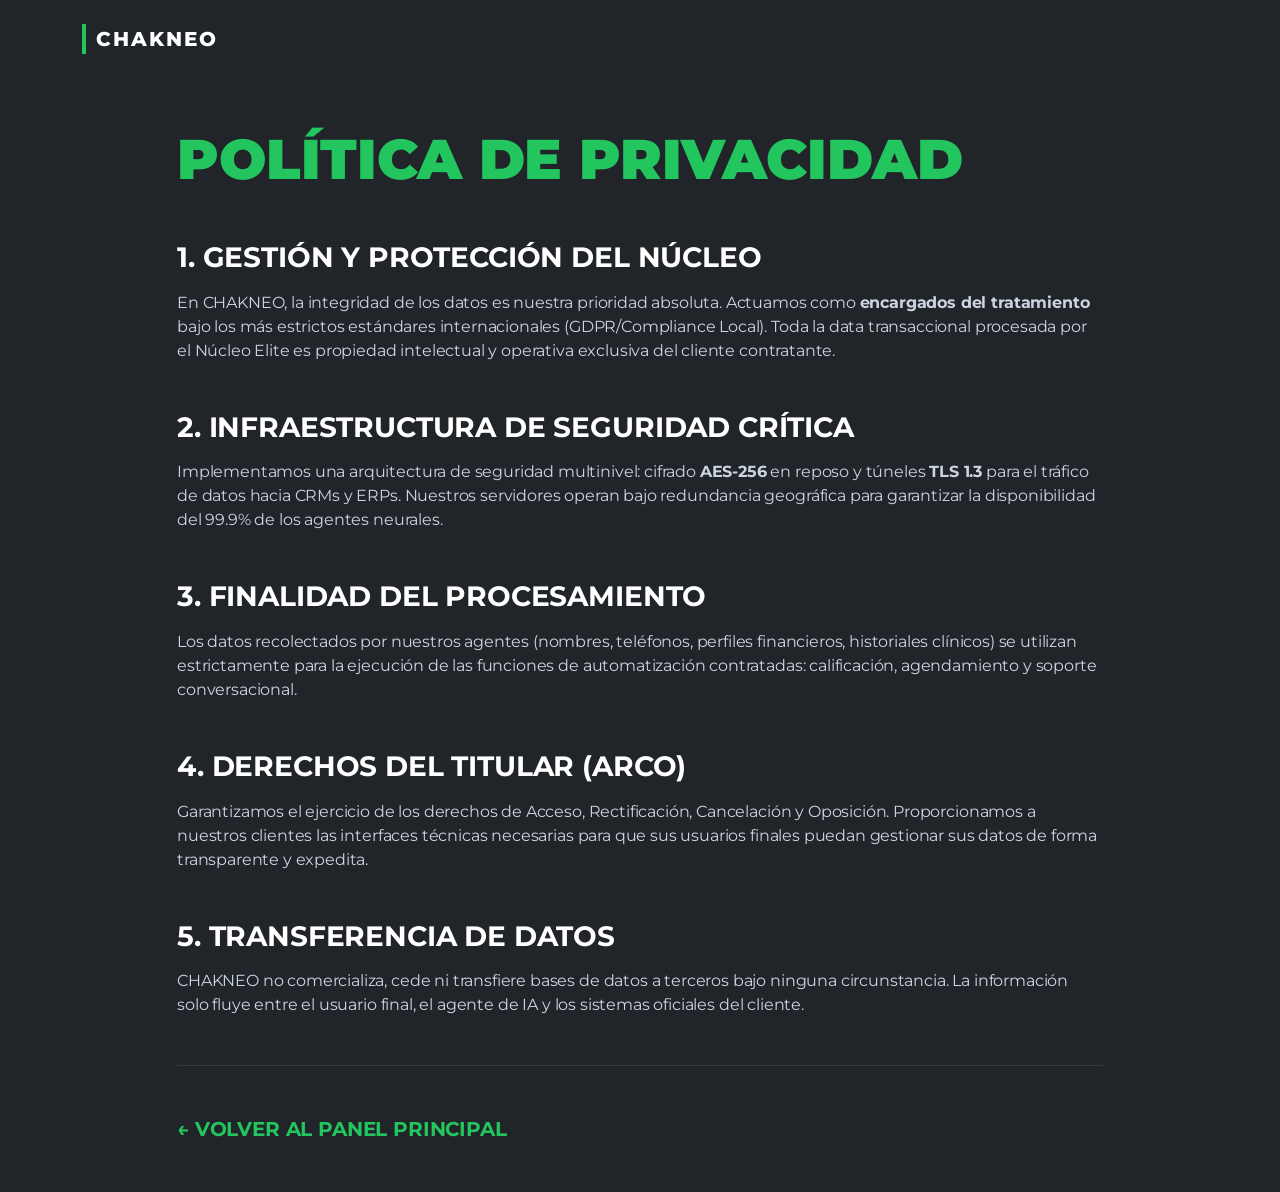
<file: privacidad.html>
<!DOCTYPE html>
<html data-bs-theme="dark" lang="es" data-bss-forced-theme="dark">

<head>
    <meta charset="utf-8">
    <meta name="viewport" content="width=device-width, initial-scale=1.0, shrink-to-fit=no">
    <title>Política de Privacidad | CHAKNEO Elite IA</title>
    <link rel="stylesheet" href="assets/bootstrap/css/bootstrap.min.css">
    <link rel="stylesheet" href="https://fonts.googleapis.com/css2?family=Montserrat:wght@400;500;600;700;800;900&amp;display=swap">
    <link rel="stylesheet" href="assets/css/bss-overrides.css">
    <link rel="stylesheet" href="https://cdn.jsdelivr.net/npm/bootstrap-icons@1.11.3/font/bootstrap-icons.min.css">
    <link rel="stylesheet" href="assets/css/styles.css">
</head>

<body class="text-white bg-dark">
    <nav class="navbar py-4">
        <div class="container"><a class="navbar-brand fw-800 text-white logo-font" href="index.html">CHAKNEO</a></div>
    </nav>
    <main class="py-5">
        <div class="container">
            <div class="row justify-content-center">
                <div class="col-lg-10">
                    <h1 class="display-4 text-primary mb-5 fw-900">POLÍTICA DE PRIVACIDAD</h1>
                    <div class="legal-content">
                        <section class="mb-5">
                            <h3 class="fw-bold text-white mb-3">1. GESTIÓN Y PROTECCIÓN DEL NÚCLEO</h3>
                            <p class="text-light-emphasis">En CHAKNEO, la integridad de los datos es nuestra prioridad absoluta. Actuamos como <strong>encargados del tratamiento</strong> bajo los más estrictos estándares internacionales (GDPR/Compliance Local). Toda la data transaccional procesada por el Núcleo Elite es propiedad intelectual y operativa exclusiva del cliente contratante.</p>
                        </section>
                        <section class="mb-5">
                            <h3 class="fw-bold text-white mb-3">2. INFRAESTRUCTURA DE SEGURIDAD CRÍTICA</h3>
                            <p class="text-light-emphasis">Implementamos una arquitectura de seguridad multinivel: cifrado <strong>AES-256</strong> en reposo y túneles <strong>TLS 1.3</strong> para el tráfico de datos hacia CRMs y ERPs. Nuestros servidores operan bajo redundancia geográfica para garantizar la disponibilidad del 99.9% de los agentes neurales.</p>
                        </section>
                        <section class="mb-5">
                            <h3 class="fw-bold text-white mb-3">3. FINALIDAD DEL PROCESAMIENTO</h3>
                            <p class="text-light-emphasis">Los datos recolectados por nuestros agentes (nombres, teléfonos, perfiles financieros, historiales clínicos) se utilizan estrictamente para la ejecución de las funciones de automatización contratadas: calificación, agendamiento y soporte conversacional.</p>
                        </section>
                        <section class="mb-5">
                            <h3 class="fw-bold text-white mb-3">4. DERECHOS DEL TITULAR (ARCO)</h3>
                            <p class="text-light-emphasis">Garantizamos el ejercicio de los derechos de Acceso, Rectificación, Cancelación y Oposición. Proporcionamos a nuestros clientes las interfaces técnicas necesarias para que sus usuarios finales puedan gestionar sus datos de forma transparente y expedita.</p>
                        </section>
                        <section class="mb-5">
                            <h3 class="fw-bold text-white mb-3">5. TRANSFERENCIA DE DATOS</h3>
                            <p class="text-light-emphasis">CHAKNEO no comercializa, cede ni transfiere bases de datos a terceros bajo ninguna circunstancia. La información solo fluye entre el usuario final, el agente de IA y los sistemas oficiales del cliente.</p>
                        </section>
                    </div>
                    <hr class="my-5 border-secondary"><a class="fs-5 fw-bold text-decoration-none text-primary" href="index.html">← VOLVER AL PANEL PRINCIPAL</a>
                </div>
            </div>
        </div>
    </main>
    <script src="assets/bootstrap/js/bootstrap.min.js"></script>
</body>

</html>
</file>
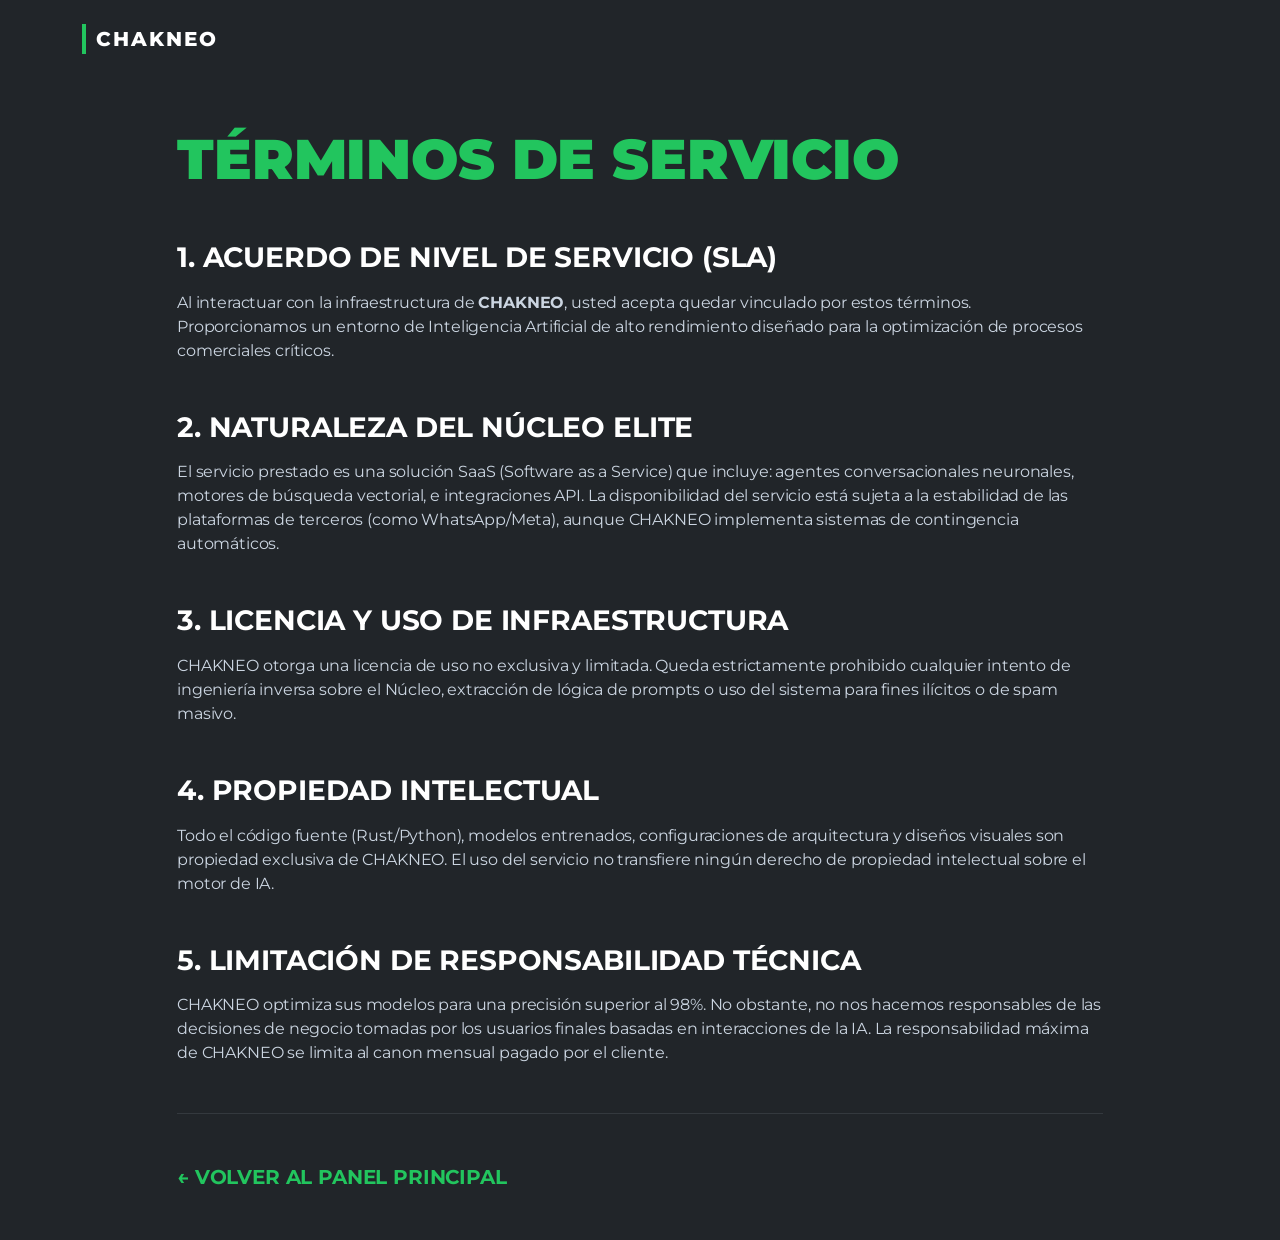
<file: terminos.html>
<!DOCTYPE html>
<html data-bs-theme="dark" lang="es" data-bss-forced-theme="dark">

<head>
    <meta charset="utf-8">
    <meta name="viewport" content="width=device-width, initial-scale=1.0, shrink-to-fit=no">
    <title>Términos de Servicio | CHAKNEO Elite IA</title>
    <link rel="stylesheet" href="assets/bootstrap/css/bootstrap.min.css">
    <link rel="stylesheet" href="https://fonts.googleapis.com/css2?family=Montserrat:wght@400;500;600;700;800;900&amp;display=swap">
    <link rel="stylesheet" href="assets/css/bss-overrides.css">
    <link rel="stylesheet" href="https://cdn.jsdelivr.net/npm/bootstrap-icons@1.11.3/font/bootstrap-icons.min.css">
    <link rel="stylesheet" href="assets/css/styles.css">
</head>

<body class="text-white bg-dark">
    <nav class="navbar py-4">
        <div class="container"><a class="navbar-brand fw-800 text-white logo-font" href="index.html">CHAKNEO</a></div>
    </nav>
    <main class="py-5">
        <div class="container">
            <div class="row justify-content-center">
                <div class="col-lg-10">
                    <h1 class="display-4 text-primary mb-5 fw-900">TÉRMINOS DE SERVICIO</h1>
                    <div class="legal-content">
                        <section class="mb-5">
                            <h3 class="fw-bold text-white mb-3">1. ACUERDO DE NIVEL DE SERVICIO (SLA)</h3>
                            <p class="text-light-emphasis">Al interactuar con la infraestructura de <strong>CHAKNEO</strong>, usted acepta quedar vinculado por estos términos. Proporcionamos un entorno de Inteligencia Artificial de alto rendimiento diseñado para la optimización de procesos comerciales críticos.</p>
                        </section>
                        <section class="mb-5">
                            <h3 class="fw-bold text-white mb-3">2. NATURALEZA DEL NÚCLEO ELITE</h3>
                            <p class="text-light-emphasis">El servicio prestado es una solución SaaS (Software as a Service) que incluye: agentes conversacionales neuronales, motores de búsqueda vectorial, e integraciones API. La disponibilidad del servicio está sujeta a la estabilidad de las plataformas de terceros (como WhatsApp/Meta), aunque CHAKNEO implementa sistemas de contingencia automáticos.</p>
                        </section>
                        <section class="mb-5">
                            <h3 class="fw-bold text-white mb-3">3. LICENCIA Y USO DE INFRAESTRUCTURA</h3>
                            <p class="text-light-emphasis">CHAKNEO otorga una licencia de uso no exclusiva y limitada. Queda estrictamente prohibido cualquier intento de ingeniería inversa sobre el Núcleo, extracción de lógica de prompts o uso del sistema para fines ilícitos o de spam masivo.</p>
                        </section>
                        <section class="mb-5">
                            <h3 class="fw-bold text-white mb-3">4. PROPIEDAD INTELECTUAL</h3>
                            <p class="text-light-emphasis">Todo el código fuente (Rust/Python), modelos entrenados, configuraciones de arquitectura y diseños visuales son propiedad exclusiva de CHAKNEO. El uso del servicio no transfiere ningún derecho de propiedad intelectual sobre el motor de IA.</p>
                        </section>
                        <section class="mb-5">
                            <h3 class="fw-bold text-white mb-3">5. LIMITACIÓN DE RESPONSABILIDAD TÉCNICA</h3>
                            <p class="text-light-emphasis">CHAKNEO optimiza sus modelos para una precisión superior al 98%. No obstante, no nos hacemos responsables de las decisiones de negocio tomadas por los usuarios finales basadas en interacciones de la IA. La responsabilidad máxima de CHAKNEO se limita al canon mensual pagado por el cliente.</p>
                        </section>
                    </div>
                    <hr class="my-5 border-secondary"><a class="fs-5 fw-bold text-decoration-none text-primary" href="index.html">← VOLVER AL PANEL PRINCIPAL</a>
                </div>
            </div>
        </div>
    </main>
    <script src="assets/bootstrap/js/bootstrap.min.js"></script>
</body>

</html>
</file>
<file: assets/css/bss-overrides.css>
.p-3 {
  padding: 1rem!important;
}

.p-4 {
  padding: 1.5rem!important;
}

.p-5 {
  padding: 3rem!important;
}

.px-4 {
  padding-right: 1.5rem!important;
  padding-left: 1.5rem!important;
}

.px-5 {
  padding-right: 3rem!important;
  padding-left: 3rem!important;
}

.py-2 {
  padding-top: .5rem!important;
  padding-bottom: .5rem!important;
}

.py-3 {
  padding-top: 1rem!important;
  padding-bottom: 1rem!important;
}

.py-4 {
  padding-top: 1.5rem!important;
  padding-bottom: 1.5rem!important;
}

.py-5 {
  padding-top: 3rem!important;
  padding-bottom: 3rem!important;
}

.py-6 {
  padding-top: 4.5rem !important;
  padding-bottom: 4.5rem !important;
}

.pt-4 {
  padding-top: 1.5rem!important;
}

.pb-2 {
  padding-bottom: .5rem!important;
}

.ps-3 {
  padding-left: 1rem!important;
}

@media (min-width:992px) {
  .pe-lg-4 {
    padding-right: 1.5rem!important;
  }
}
</file>
<file: assets/css/styles.css>
:root {
  --primary: #22c55e;
  --primary-dark: #16a34a;
  --slate-900: #0a0a0a;
  --slate-950: #000000;
}

html {
  -ms-overflow-style: none;
  scrollbar-width: none;
}

html::-webkit-scrollbar {
  display: none;
}

body {
  font-family: 'Montserrat', sans-serif;
  background-color: var(--slate-950);
  letter-spacing: -0.01em;
  -ms-overflow-style: none;
  scrollbar-width: none;
}

body::-webkit-scrollbar {
  display: none;
}

.phone-screen {
  -ms-overflow-style: none;
  scrollbar-width: none;
}

.phone-screen::-webkit-scrollbar {
  display: none;
}

h1, h2, h3 {
  font-family: 'Montserrat', sans-serif;
  text-transform: uppercase;
}

.logo-font {
  font-family: 'Montserrat', sans-serif;
  text-transform: uppercase;
  letter-spacing: 0.1em;
  border-left: 4px solid var(--primary);
  padding-left: 10px;
  display: inline-block;
  line-height: 1;
}

.text-primary {
  color: var(--primary) !important;
}

.text-light-emphasis {
  color: #cbd5e1 !important;
}

.max-w-700 {
  max-width: 700px;
}

.btn-primary {
  background-color: var(--primary);
  border: none;
}

.btn-primary:hover {
  background-color: var(--primary-dark);
}

.bg-darker {
  background-color: var(--slate-900);
}

.border-primary-thick {
  border: 2px solid var(--primary);
}

.text-outline {
  -webkit-text-stroke: 1px rgba(255,255,255,0.3);
  color: transparent;
}

.tracking-widest {
  letter-spacing: 0.2em;
}

.fw-800 {
  font-weight: 800;
}

.py-6 {
  padding-top: 7rem;
  padding-bottom: 7rem;
}

.bg-grid-pattern {
  position: absolute;
  top: 0;
  left: 0;
  width: 100%;
  height: 100%;
  background-image: radial-gradient(rgba(34, 197, 94, 0.05) 1px, transparent 0);
  background-size: 40px 40px;
  z-index: 0;
  pointer-events: none;
}

.grayscale-filter {
  filter: grayscale(1) contrast(1.2) brightness(0.8);
  transition: filter 0.5s ease;
}

.grayscale-filter:hover {
  filter: grayscale(0.5) contrast(1);
}

.hero-image-container {
  position: relative;
  padding: 20px;
}

.floating-ai-card {
  position: absolute;
  bottom: 10%;
  left: -10%;
  border-radius: 8px;
  backdrop-filter: blur(10px);
  -webkit-backdrop-filter: blur(10px);
  box-shadow: 20px 20px 60px rgba(0,0,0,0.5);
  animation: floating 3s ease-in-out infinite;
}

@keyframes floating {
  0%, 100% {
    transform: translateY(0);
  }
  50% {
    transform: translateY(-15px);
  }
}

.pulse-dot {
  width: 8px;
  height: 8px;
  background: var(--primary);
  border-radius: 50%;
  box-shadow: 0 0 0 rgba(34, 197, 94, 0.4);
  animation: pulse 2s infinite;
}

@keyframes pulse {
  0% {
    box-shadow: 0 0 0 0 rgba(34, 197, 94, 0.7);
  }
  70% {
    box-shadow: 0 0 0 10px rgba(34, 197, 94, 0);
  }
  100% {
    box-shadow: 0 0 0 0 rgba(34, 197, 94, 0);
  }
}

.floating-phone {
  position: absolute;
  top: 50%;
  left: 50%;
  transform: translate(-50%, -50%);
  z-index: 10;
}

/* Chat Mockup Styles */

.phone-mockup {
  background: #000;
  padding: 10px;
  border-radius: 40px;
  border: 4px solid #333;
  box-shadow: 0 50px 100px -20px rgba(0,0,0,0.8);
  max-width: 300px;
}

.phone-screen {
  border-radius: 30px;
  height: 480px;
  overflow-y: auto;
  font-size: 0.85rem;
}

.chat-bubble {
  padding: 10px 15px;
  border-radius: 18px;
  max-width: 85%;
  line-height: 1.4;
}

.chat-bubble.client {
  background: #f1f5f9;
  margin-right: auto;
  border-bottom-left-radius: 4px;
}

.chat-bubble.bot {
  background: #ecfdf5;
  margin-left: auto;
  border-bottom-right-radius: 4px;
}

.small-avatar {
  width: 32px;
  height: 32px;
  display: flex;
  align-items: center;
  justify-content: center;
  font-size: 12px;
  font-weight: bold;
}

.x-small {
  font-size: 0.7rem;
}

.step-num {
  font-size: 2.5rem;
  font-weight: 700;
  line-height: 1;
  opacity: 0.5;
}

.bg-emerald {
  background-color: var(--primary);
}

.whatsapp-float {
  position: fixed;
  width: 60px;
  height: 60px;
  bottom: 40px;
  right: 40px;
  background-color: #25d366;
  color: #FFF;
  border-radius: 50px;
  text-align: center;
  font-size: 30px;
  box-shadow: 2px 2px 3px #999;
  z-index: 1000;
  display: flex;
  align-items: center;
  justify-content: center;
  text-decoration: none;
  transition: transform 0.3s ease;
}

.whatsapp-float:hover {
  transform: scale(1.1);
  color: #fff;
}

#modalAgendar .form-control, #modalAgendar .form-select {
  background-color: #ffffff !important;
  color: #0f172a !important;
  border-color: #cbd5e1 !important;
}

#modalAgendar .form-control::placeholder {
  color: #64748b !important;
}

#modalAgendar .form-control:focus, #modalAgendar .form-select:focus {
  background-color: #ffffff !important;
  border-color: var(--primary) !important;
  box-shadow: 0 0 0 0.25rem rgba(0, 102, 255, 0.25);
}

#modalAgendar option {
  background-color: #ffffff;
  color: #0f172a;
}

#modalAgendar .form-label {
  color: #f1f5f9 !important;
}

#modalAgendar .modal-title {
  color: #ffffff !important;
  font-family: 'Montserrat', sans-serif;
  letter-spacing: 1px;
  text-transform: uppercase;
}

.modal-content {
  backdrop-filter: blur(15px);
  -webkit-backdrop-filter: blur(15px);
  background-color: rgba(15, 23, 42, 0.9) !important;
}

.step-item {
  transition: transform 0.3s ease;
}

.step-item:hover {
  transform: translateX(10px);
}

.sector-card {
  transition: all 0.4s cubic-bezier(0.165, 0.84, 0.44, 1);
  cursor: pointer;
}

.sector-card:hover {
  background-color: rgba(34, 197, 94, 0.05) !important;
  border-color: var(--primary) !important;
  transform: translateY(-10px);
}

.fw-900 {
  font-weight: 900;
}

.sector-hero {
  min-height: 80vh;
  display: flex;
  align-items: center;
  position: relative;
  background-size: cover;
  background-position: center;
  background-repeat: no-repeat;
  z-index: 1;
}

.sector-hero::before {
  content: '';
  position: absolute;
  top: 0;
  left: 0;
  width: 100%;
  height: 100%;
  background: linear-gradient(180deg, rgba(0,0,0,0.7) 0%, rgba(0,0,0,0.95) 100%);
  z-index: -1;
}

.sector-hero::after {
  content: '';
  position: absolute;
  top: 0;
  left: 0;
  width: 100%;
  height: 100%;
  backdrop-filter: grayscale(100%) contrast(1.1);
  -webkit-backdrop-filter: grayscale(100%) contrast(1.1);
  opacity: 0.4;
  z-index: -1;
  pointer-events: none;
}

.hero-inmo {
  background-image: url('https://images.unsplash.com/photo-1600585154340-be6161a56a0c?auto=format&fit=crop&w=1600&q=80');
}

.hero-clinica {
  background-image: url('https://images.unsplash.com/photo-1519494026892-80bbd2d6fd0d?auto=format&fit=crop&w=1600&q=80');
}

.hero-concesionario {
  background-image: url('https://images.unsplash.com/photo-1567818735868-e71b99932e29?auto=format&fit=crop&w=1600&q=80');
}

.hero-ecommerce {
  background-image: url('https://images.unsplash.com/photo-1556742049-0cfed4f6a45d?auto=format&fit=crop&w=1600&q=80');
  background-position: top;
}
</file>
